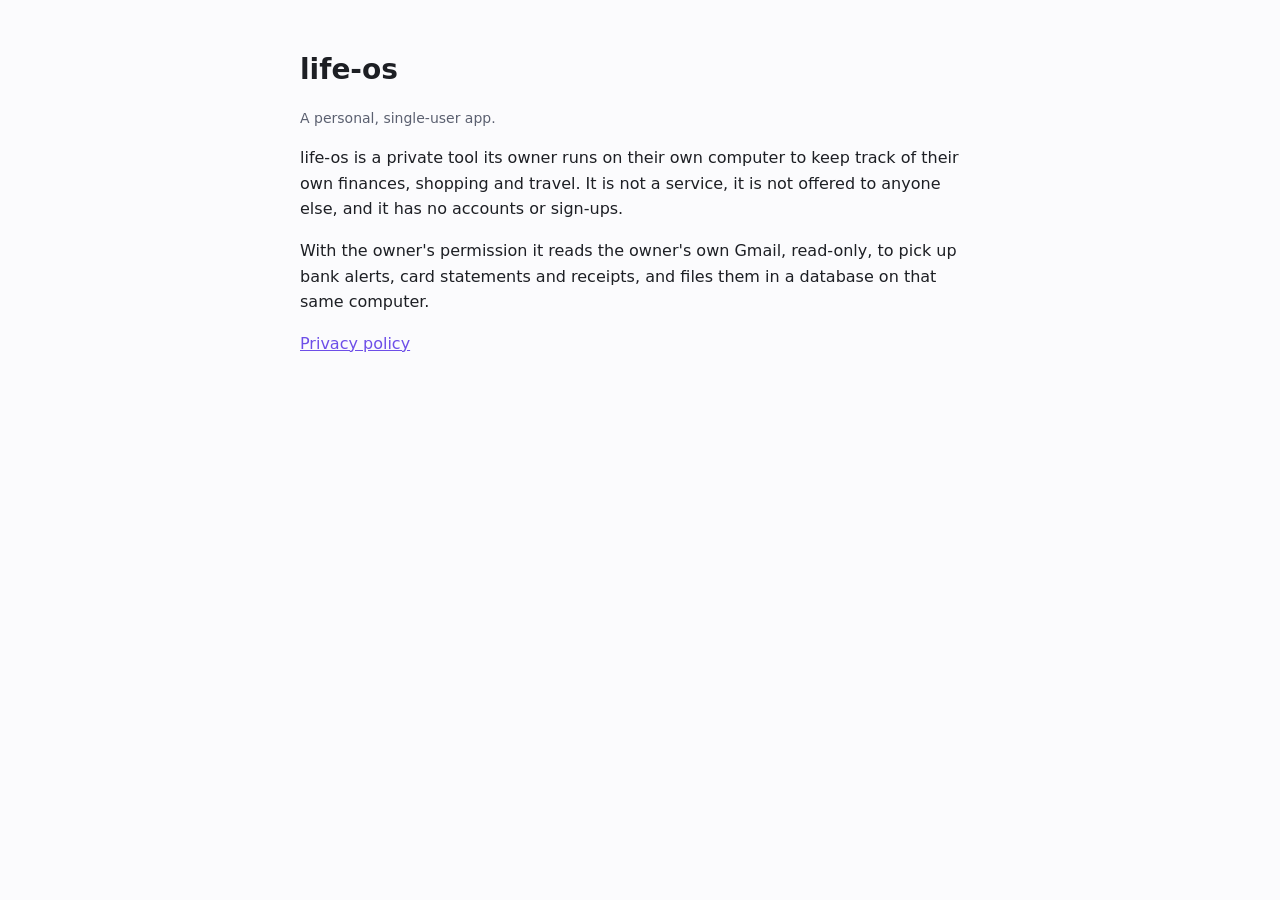
<file: index.html>
<!doctype html>
<html lang="en">
<head>
<meta charset="utf-8">
<meta name="viewport" content="width=device-width, initial-scale=1">
<title>life-os</title>
<link rel="stylesheet" href="style.css">
</head>
<body>
<main>
<h1>life-os</h1>
<p class="muted">A personal, single-user app.</p>
<p>life-os is a private tool its owner runs on their own computer to keep track of their own finances, shopping and travel. It is not a service, it is not offered to anyone else, and it has no accounts or sign-ups.</p>
<p>With the owner's permission it reads the owner's own Gmail, read-only, to pick up bank alerts, card statements and receipts, and files them in a database on that same computer.</p>
<p><a href="privacy.html">Privacy policy</a></p>
</main>
</body>
</html>
</file>
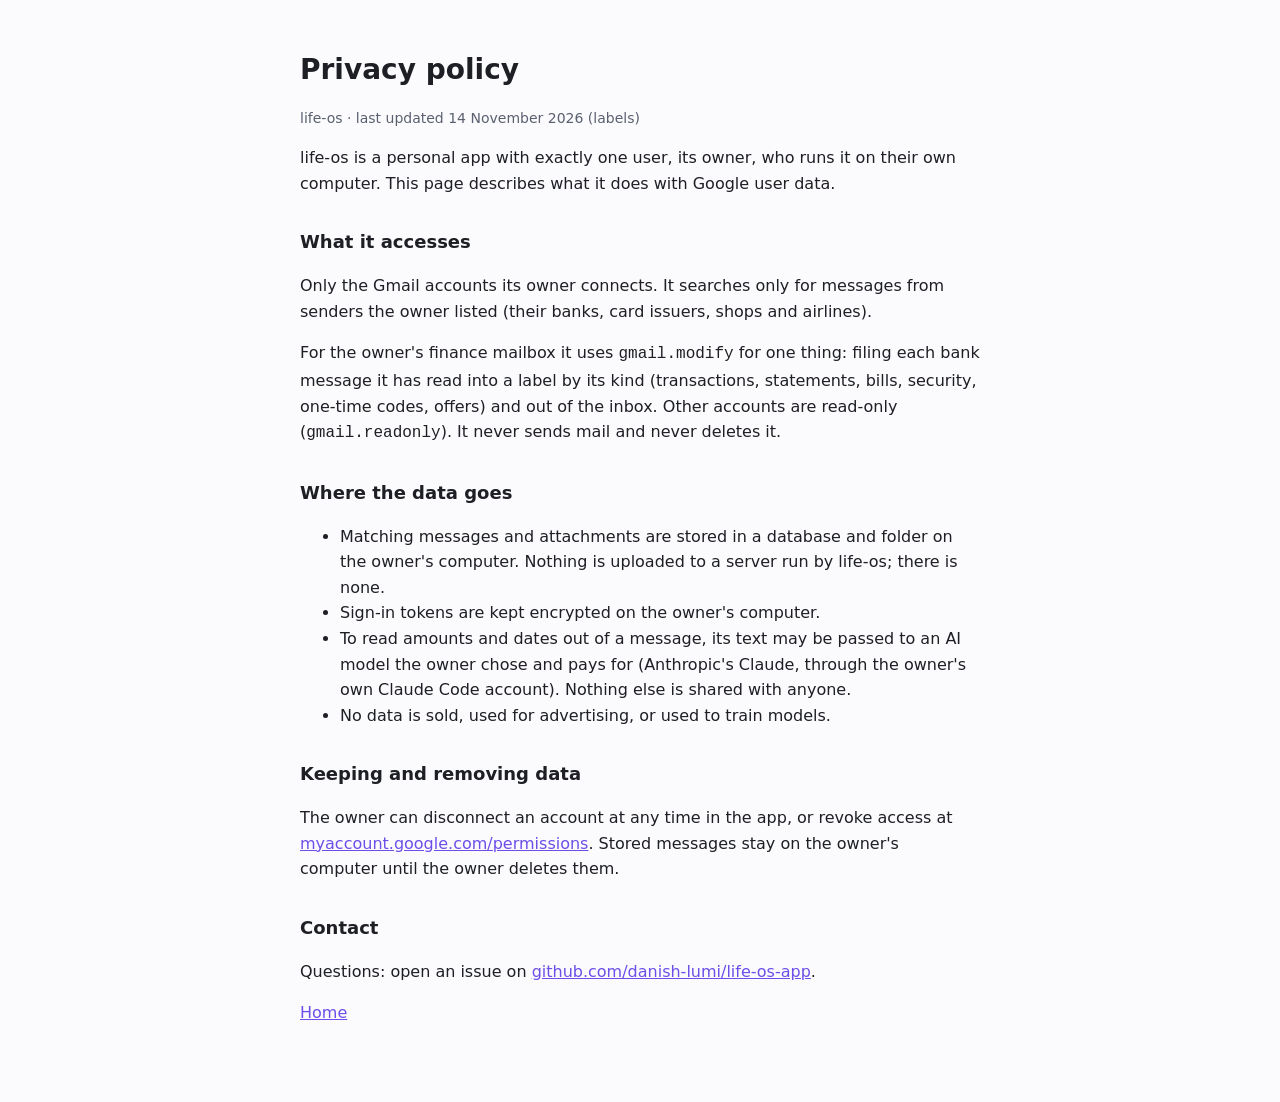
<file: privacy.html>
<!doctype html>
<html lang="en">
<head>
<meta charset="utf-8">
<meta name="viewport" content="width=device-width, initial-scale=1">
<title>life-os privacy policy</title>
<link rel="stylesheet" href="style.css">
</head>
<body>
<main>
<h1>Privacy policy</h1>
<p class="muted">life-os · last updated 14 November 2026 (labels)</p>

<p>life-os is a personal app with exactly one user, its owner, who runs it on their own computer. This page describes what it does with Google user data.</p>

<h2>What it accesses</h2>
<p>Only the Gmail accounts its owner connects. It searches only for messages from senders the owner listed (their banks, card issuers, shops and airlines).</p>
<p>For the owner's finance mailbox it uses <code>gmail.modify</code> for one thing: filing each bank message it has read into a label by its kind (transactions, statements, bills, security, one-time codes, offers) and out of the inbox. Other accounts are read-only (<code>gmail.readonly</code>). It never sends mail and never deletes it.</p>

<h2>Where the data goes</h2>
<ul>
<li>Matching messages and attachments are stored in a database and folder on the owner's computer. Nothing is uploaded to a server run by life-os; there is none.</li>
<li>Sign-in tokens are kept encrypted on the owner's computer.</li>
<li>To read amounts and dates out of a message, its text may be passed to an AI model the owner chose and pays for (Anthropic's Claude, through the owner's own Claude Code account). Nothing else is shared with anyone.</li>
<li>No data is sold, used for advertising, or used to train models.</li>
</ul>

<h2>Keeping and removing data</h2>
<p>The owner can disconnect an account at any time in the app, or revoke access at <a href="https://myaccount.google.com/permissions">myaccount.google.com/permissions</a>. Stored messages stay on the owner's computer until the owner deletes them.</p>

<h2>Contact</h2>
<p>Questions: open an issue on <a href="https://github.com/danish-lumi/life-os-app">github.com/danish-lumi/life-os-app</a>.</p>

<p><a href="index.html">Home</a></p>
</main>
</body>
</html>
</file>
<file: style.css>
:root { color-scheme: light dark; --fg: #1d1f24; --muted: #5b6070; --bg: #fbfbfd; --accent: #6d4ee8; }
@media (prefers-color-scheme: dark) { :root { --fg: #ededf3; --muted: #9a9eab; --bg: #0b0c10; --accent: #b4a6fb; } }
body { margin: 0; background: var(--bg); color: var(--fg); font: 16px/1.6 system-ui, -apple-system, Segoe UI, sans-serif; }
main { max-width: 680px; margin: 0 auto; padding: 48px 20px 64px; }
h1 { font-size: 28px; margin: 0 0 8px; }
h2 { font-size: 18px; margin: 32px 0 8px; }
p, li { color: var(--fg); }
.muted { color: var(--muted); font-size: 14px; }
a { color: var(--accent); }
</file>
